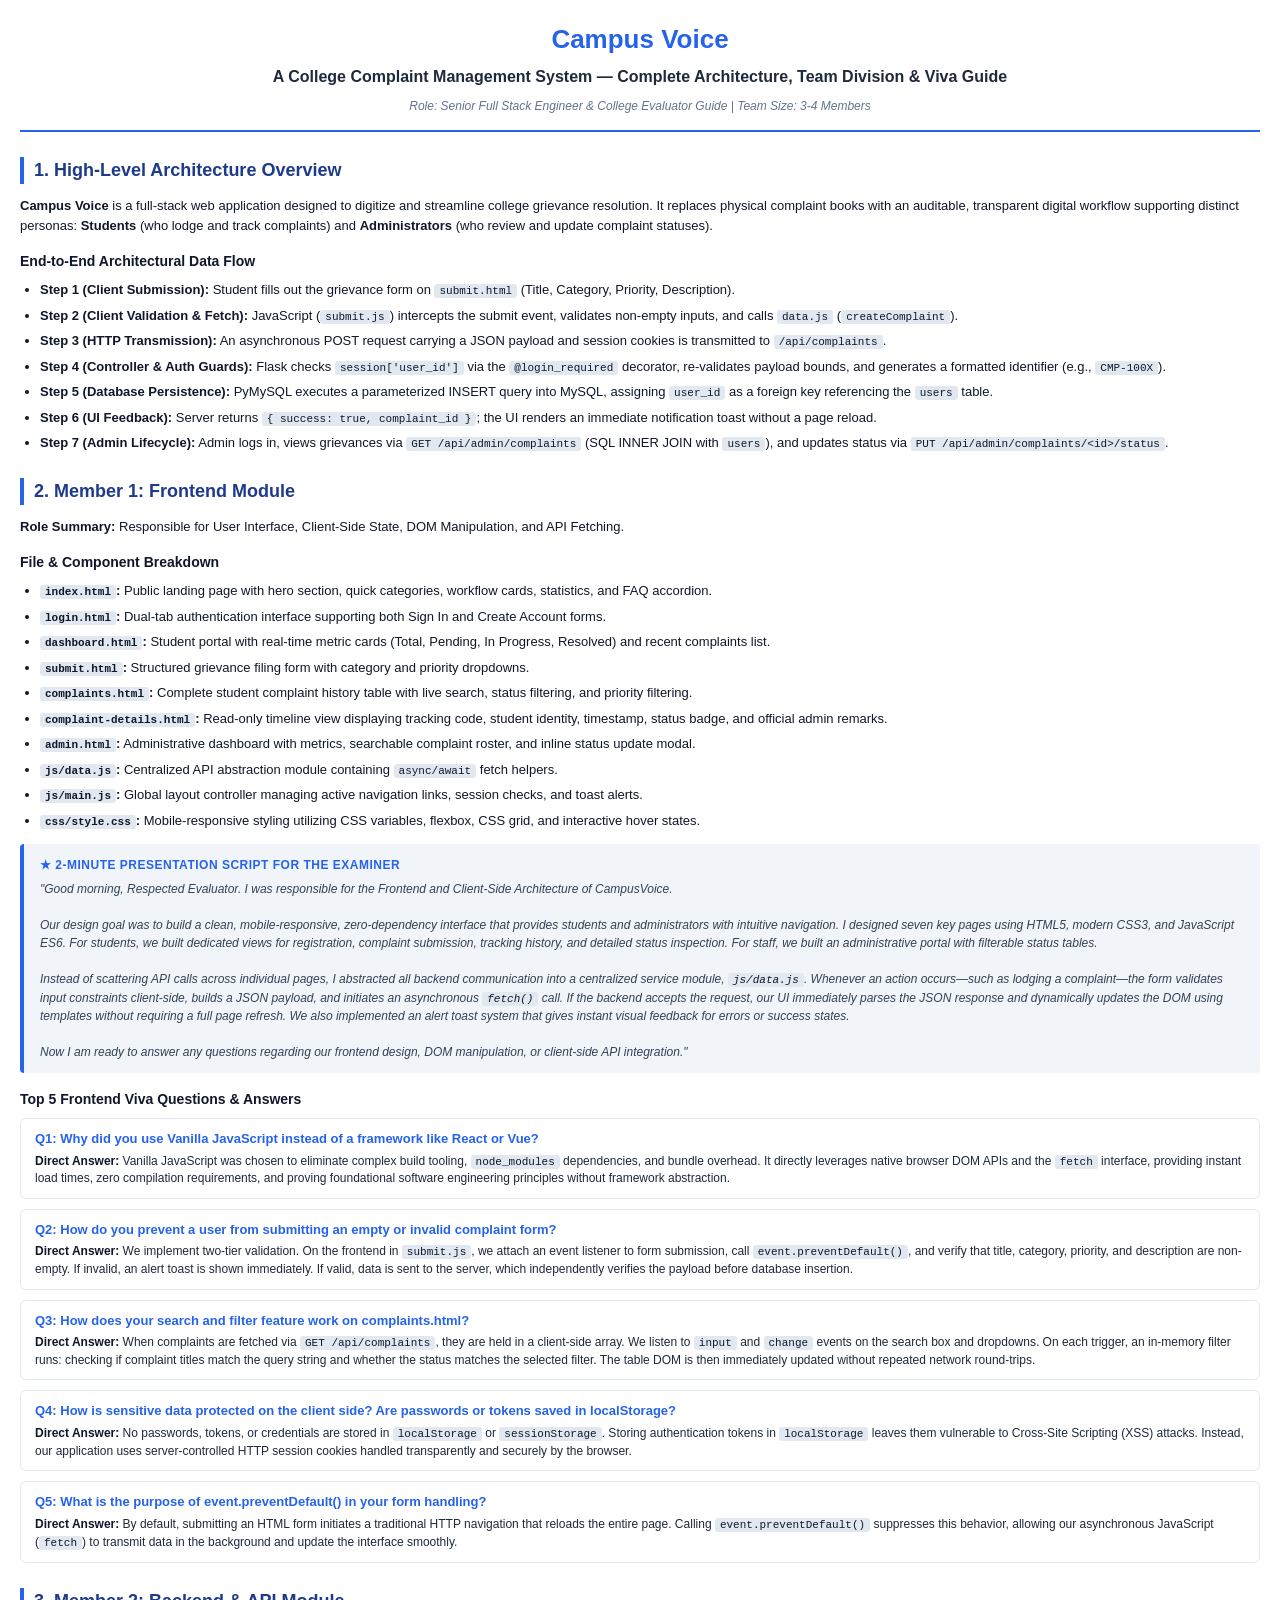
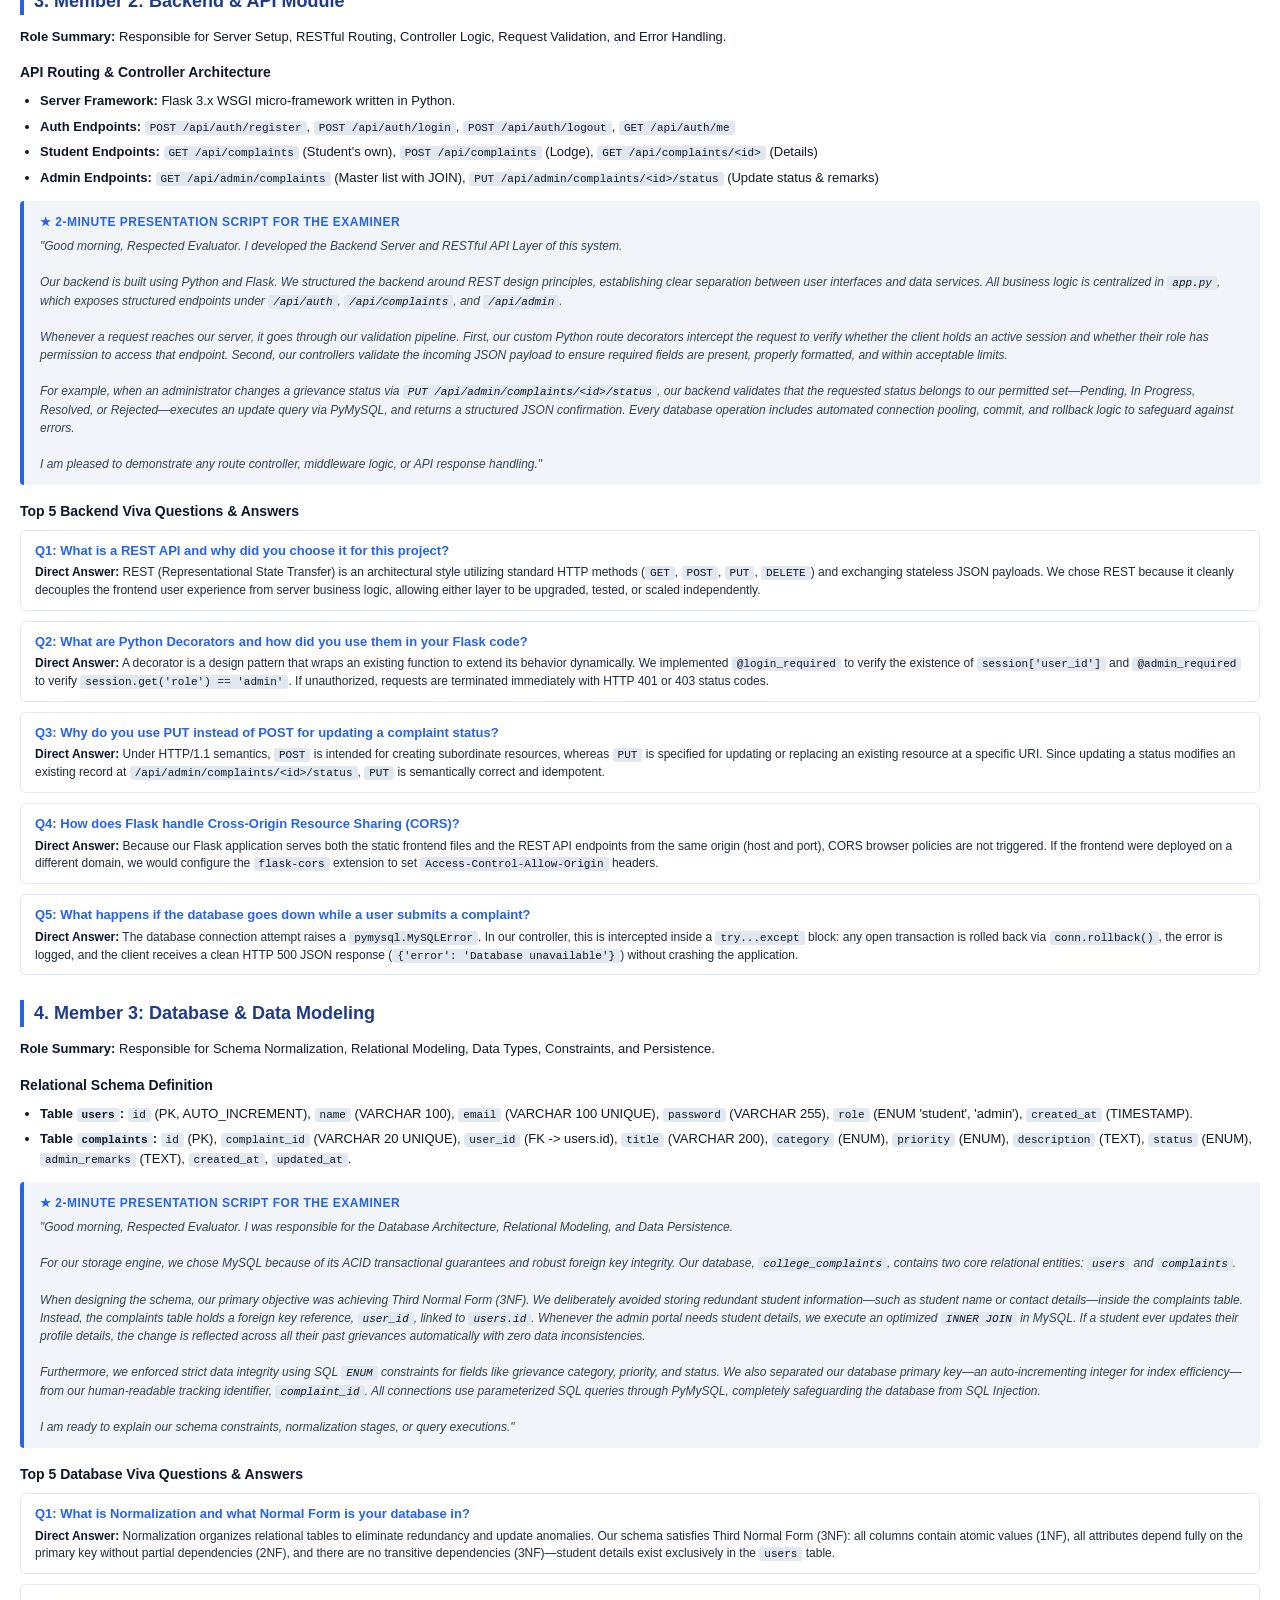
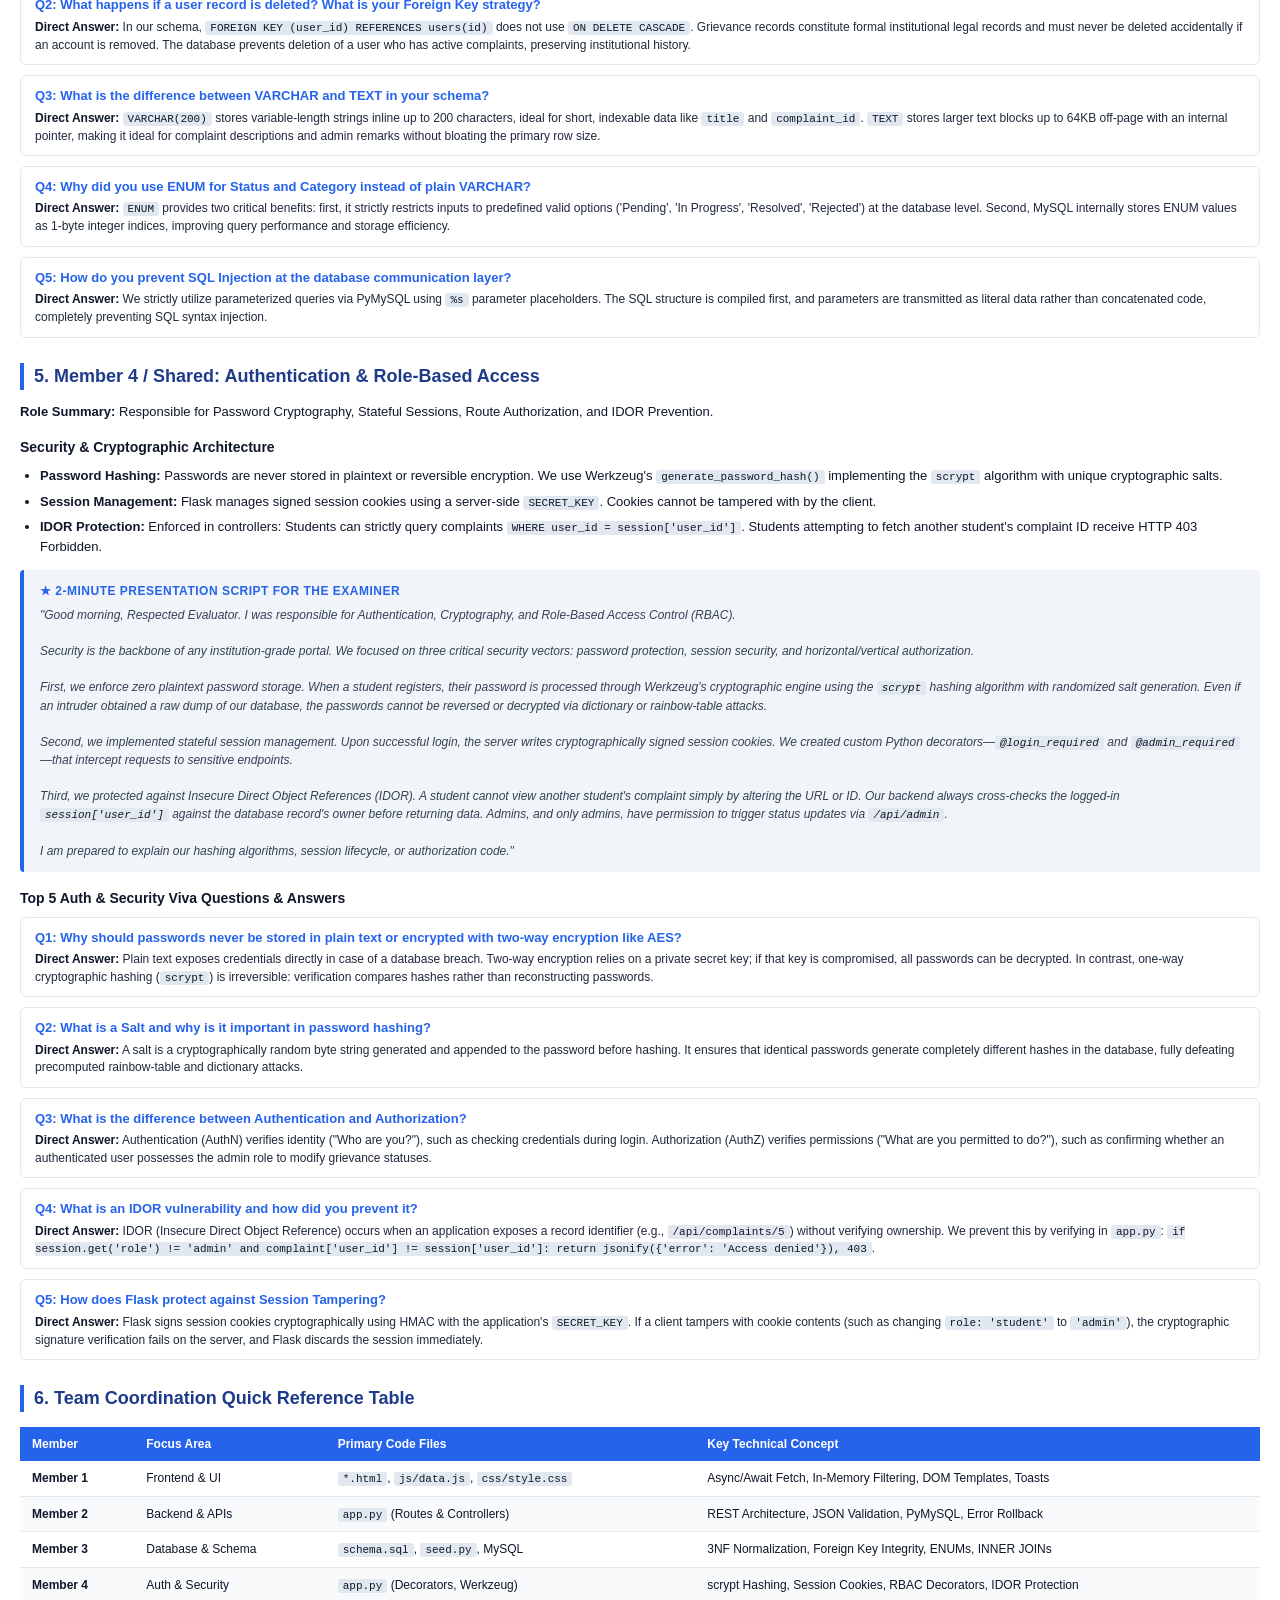
<file: CampusVoice_Project_Presentation_and_Viva_Guide.html>
<!DOCTYPE html>
<html lang="en">
<head>
    <meta charset="UTF-8">
    <meta name="viewport" content="width=device-width, initial-scale=1.0">
    <title>Campus Voice — A College Complaint Management System</title>
    <style>
        @page {
            size: A4;
            margin: 18mm 16mm 18mm 16mm;
        }
        * {
            box-sizing: border-box;
        }
        body {
            font-family: -apple-system, BlinkMacSystemFont, "Segoe UI", Roboto, Helvetica, Arial, sans-serif;
            color: #0f172a;
            line-height: 1.5;
            background: #ffffff;
            margin: 0;
            padding: 20px;
            font-size: 13px;
        }
        @media print {
            body {
                padding: 0;
                font-size: 12px;
            }
            .page-break {
                page-break-before: always;
            }
            .no-break {
                page-break-inside: avoid;
            }
        }
        .header {
            text-align: center;
            border-bottom: 2px solid #2563eb;
            padding-bottom: 15px;
            margin-bottom: 25px;
        }
        .title {
            font-size: 26px;
            font-weight: 800;
            color: #2563eb;
            margin: 0 0 6px 0;
        }
        .subtitle {
            font-size: 16px;
            font-weight: 700;
            color: #1e293b;
            margin: 0 0 8px 0;
        }
        .meta {
            font-size: 12px;
            color: #64748b;
            font-style: italic;
            margin: 0;
        }
        h2 {
            font-size: 18px;
            color: #1e3a8a;
            border-left: 4px solid #2563eb;
            padding-left: 10px;
            margin-top: 25px;
            margin-bottom: 12px;
            page-break-after: avoid;
        }
        h3 {
            font-size: 14px;
            color: #0f172a;
            margin-top: 16px;
            margin-bottom: 8px;
            page-break-after: avoid;
        }
        p {
            margin: 0 0 10px 0;
        }
        ul {
            margin: 0 0 12px 20px;
            padding: 0;
        }
        li {
            margin-bottom: 6px;
        }
        .bold-tag {
            font-weight: 700;
            color: #0f172a;
        }
        .script-box {
            background-color: #f1f5f9;
            border-left: 4px solid #2563eb;
            padding: 12px 16px;
            border-radius: 4px;
            margin: 14px 0;
            page-break-inside: avoid;
        }
        .script-title {
            font-weight: 700;
            color: #2563eb;
            font-size: 12px;
            text-transform: uppercase;
            letter-spacing: 0.5px;
            margin-bottom: 6px;
        }
        .script-text {
            font-style: italic;
            color: #334155;
            font-size: 12px;
            line-height: 1.5;
            margin: 0;
        }
        .qa-card {
            background: #ffffff;
            border: 1px solid #e2e8f0;
            border-radius: 6px;
            padding: 10px 14px;
            margin-bottom: 10px;
            page-break-inside: avoid;
        }
        .qa-question {
            font-weight: 700;
            color: #2563eb;
            margin-bottom: 4px;
            font-size: 13px;
        }
        .qa-answer {
            color: #1e293b;
            font-size: 12px;
            line-height: 1.45;
        }
        .qa-answer strong {
            color: #0f172a;
        }
        table {
            width: 100%;
            border-collapse: collapse;
            margin: 15px 0;
            font-size: 12px;
            page-break-inside: avoid;
        }
        th {
            background: #2563eb;
            color: #ffffff;
            font-weight: 600;
            text-align: left;
            padding: 8px 12px;
        }
        td {
            padding: 8px 12px;
            border-bottom: 1px solid #e2e8f0;
        }
        tr:nth-child(even) td {
            background: #f8fafc;
        }
        code {
            background: #e2e8f0;
            color: #0f172a;
            padding: 1px 5px;
            border-radius: 3px;
            font-family: Consolas, monospace;
            font-size: 11px;
        }
    </style>
</head>
<body>

    <div class="header">
        <h1 class="title">Campus Voice</h1>
        <div class="subtitle">A College Complaint Management System &mdash; Complete Architecture, Team Division &amp; Viva Guide</div>
        <div class="meta">Role: Senior Full Stack Engineer &amp; College Evaluator Guide | Team Size: 3-4 Members</div>
    </div>

    <h2>1. High-Level Architecture Overview</h2>
    <p>
        <strong>Campus Voice</strong> is a full-stack web application designed to digitize and streamline college grievance resolution. 
        It replaces physical complaint books with an auditable, transparent digital workflow supporting distinct personas: 
        <strong>Students</strong> (who lodge and track complaints) and <strong>Administrators</strong> (who review and update complaint statuses).
    </p>

    <h3>End-to-End Architectural Data Flow</h3>
    <ul>
        <li><span class="bold-tag">Step 1 (Client Submission):</span> Student fills out the grievance form on <code>submit.html</code> (Title, Category, Priority, Description).</li>
        <li><span class="bold-tag">Step 2 (Client Validation & Fetch):</span> JavaScript (<code>submit.js</code>) intercepts the submit event, validates non-empty inputs, and calls <code>data.js</code> (<code>createComplaint</code>).</li>
        <li><span class="bold-tag">Step 3 (HTTP Transmission):</span> An asynchronous POST request carrying a JSON payload and session cookies is transmitted to <code>/api/complaints</code>.</li>
        <li><span class="bold-tag">Step 4 (Controller & Auth Guards):</span> Flask checks <code>session['user_id']</code> via the <code>@login_required</code> decorator, re-validates payload bounds, and generates a formatted identifier (e.g., <code>CMP-100X</code>).</li>
        <li><span class="bold-tag">Step 5 (Database Persistence):</span> PyMySQL executes a parameterized INSERT query into MySQL, assigning <code>user_id</code> as a foreign key referencing the <code>users</code> table.</li>
        <li><span class="bold-tag">Step 6 (UI Feedback):</span> Server returns <code>{ success: true, complaint_id }</code>; the UI renders an immediate notification toast without a page reload.</li>
        <li><span class="bold-tag">Step 7 (Admin Lifecycle):</span> Admin logs in, views grievances via <code>GET /api/admin/complaints</code> (SQL INNER JOIN with <code>users</code>), and updates status via <code>PUT /api/admin/complaints/&lt;id&gt;/status</code>.</li>
    </ul>

    <div class="page-break"></div>

    <h2>2. Member 1: Frontend Module</h2>
    <p><span class="bold-tag">Role Summary:</span> Responsible for User Interface, Client-Side State, DOM Manipulation, and API Fetching.</p>

    <h3>File & Component Breakdown</h3>
    <ul>
        <li><span class="bold-tag"><code>index.html</code>:</span> Public landing page with hero section, quick categories, workflow cards, statistics, and FAQ accordion.</li>
        <li><span class="bold-tag"><code>login.html</code>:</span> Dual-tab authentication interface supporting both Sign In and Create Account forms.</li>
        <li><span class="bold-tag"><code>dashboard.html</code>:</span> Student portal with real-time metric cards (Total, Pending, In Progress, Resolved) and recent complaints list.</li>
        <li><span class="bold-tag"><code>submit.html</code>:</span> Structured grievance filing form with category and priority dropdowns.</li>
        <li><span class="bold-tag"><code>complaints.html</code>:</span> Complete student complaint history table with live search, status filtering, and priority filtering.</li>
        <li><span class="bold-tag"><code>complaint-details.html</code>:</span> Read-only timeline view displaying tracking code, student identity, timestamp, status badge, and official admin remarks.</li>
        <li><span class="bold-tag"><code>admin.html</code>:</span> Administrative dashboard with metrics, searchable complaint roster, and inline status update modal.</li>
        <li><span class="bold-tag"><code>js/data.js</code>:</span> Centralized API abstraction module containing <code>async/await</code> fetch helpers.</li>
        <li><span class="bold-tag"><code>js/main.js</code>:</span> Global layout controller managing active navigation links, session checks, and toast alerts.</li>
        <li><span class="bold-tag"><code>css/style.css</code>:</span> Mobile-responsive styling utilizing CSS variables, flexbox, CSS grid, and interactive hover states.</li>
    </ul>

    <div class="script-box">
        <div class="script-title">&#9733; 2-Minute Presentation Script for the Examiner</div>
        <p class="script-text">
            "Good morning, Respected Evaluator. I was responsible for the Frontend and Client-Side Architecture of CampusVoice.<br><br>
            Our design goal was to build a clean, mobile-responsive, zero-dependency interface that provides students and administrators with intuitive navigation. I designed seven key pages using HTML5, modern CSS3, and JavaScript ES6. For students, we built dedicated views for registration, complaint submission, tracking history, and detailed status inspection. For staff, we built an administrative portal with filterable status tables.<br><br>
            Instead of scattering API calls across individual pages, I abstracted all backend communication into a centralized service module, <code>js/data.js</code>. Whenever an action occurs—such as lodging a complaint—the form validates input constraints client-side, builds a JSON payload, and initiates an asynchronous <code>fetch()</code> call. If the backend accepts the request, our UI immediately parses the JSON response and dynamically updates the DOM using templates without requiring a full page refresh. We also implemented an alert toast system that gives instant visual feedback for errors or success states.<br><br>
            Now I am ready to answer any questions regarding our frontend design, DOM manipulation, or client-side API integration."
        </p>
    </div>

    <h3>Top 5 Frontend Viva Questions & Answers</h3>
    <div class="qa-card">
        <div class="qa-question">Q1: Why did you use Vanilla JavaScript instead of a framework like React or Vue?</div>
        <div class="qa-answer"><strong>Direct Answer:</strong> Vanilla JavaScript was chosen to eliminate complex build tooling, <code>node_modules</code> dependencies, and bundle overhead. It directly leverages native browser DOM APIs and the <code>fetch</code> interface, providing instant load times, zero compilation requirements, and proving foundational software engineering principles without framework abstraction.</div>
    </div>
    <div class="qa-card">
        <div class="qa-question">Q2: How do you prevent a user from submitting an empty or invalid complaint form?</div>
        <div class="qa-answer"><strong>Direct Answer:</strong> We implement two-tier validation. On the frontend in <code>submit.js</code>, we attach an event listener to form submission, call <code>event.preventDefault()</code>, and verify that title, category, priority, and description are non-empty. If invalid, an alert toast is shown immediately. If valid, data is sent to the server, which independently verifies the payload before database insertion.</div>
    </div>
    <div class="qa-card">
        <div class="qa-question">Q3: How does your search and filter feature work on complaints.html?</div>
        <div class="qa-answer"><strong>Direct Answer:</strong> When complaints are fetched via <code>GET /api/complaints</code>, they are held in a client-side array. We listen to <code>input</code> and <code>change</code> events on the search box and dropdowns. On each trigger, an in-memory filter runs: checking if complaint titles match the query string and whether the status matches the selected filter. The table DOM is then immediately updated without repeated network round-trips.</div>
    </div>
    <div class="qa-card">
        <div class="qa-question">Q4: How is sensitive data protected on the client side? Are passwords or tokens saved in localStorage?</div>
        <div class="qa-answer"><strong>Direct Answer:</strong> No passwords, tokens, or credentials are stored in <code>localStorage</code> or <code>sessionStorage</code>. Storing authentication tokens in <code>localStorage</code> leaves them vulnerable to Cross-Site Scripting (XSS) attacks. Instead, our application uses server-controlled HTTP session cookies handled transparently and securely by the browser.</div>
    </div>
    <div class="qa-card">
        <div class="qa-question">Q5: What is the purpose of event.preventDefault() in your form handling?</div>
        <div class="qa-answer"><strong>Direct Answer:</strong> By default, submitting an HTML form initiates a traditional HTTP navigation that reloads the entire page. Calling <code>event.preventDefault()</code> suppresses this behavior, allowing our asynchronous JavaScript (<code>fetch</code>) to transmit data in the background and update the interface smoothly.</div>
    </div>

    <div class="page-break"></div>

    <h2>3. Member 2: Backend & API Module</h2>
    <p><span class="bold-tag">Role Summary:</span> Responsible for Server Setup, RESTful Routing, Controller Logic, Request Validation, and Error Handling.</p>

    <h3>API Routing & Controller Architecture</h3>
    <ul>
        <li><span class="bold-tag">Server Framework:</span> Flask 3.x WSGI micro-framework written in Python.</li>
        <li><span class="bold-tag">Auth Endpoints:</span> <code>POST /api/auth/register</code>, <code>POST /api/auth/login</code>, <code>POST /api/auth/logout</code>, <code>GET /api/auth/me</code></li>
        <li><span class="bold-tag">Student Endpoints:</span> <code>GET /api/complaints</code> (Student's own), <code>POST /api/complaints</code> (Lodge), <code>GET /api/complaints/&lt;id&gt;</code> (Details)</li>
        <li><span class="bold-tag">Admin Endpoints:</span> <code>GET /api/admin/complaints</code> (Master list with JOIN), <code>PUT /api/admin/complaints/&lt;id&gt;/status</code> (Update status & remarks)</li>
    </ul>

    <div class="script-box">
        <div class="script-title">&#9733; 2-Minute Presentation Script for the Examiner</div>
        <p class="script-text">
            "Good morning, Respected Evaluator. I developed the Backend Server and RESTful API Layer of this system.<br><br>
            Our backend is built using Python and Flask. We structured the backend around REST design principles, establishing clear separation between user interfaces and data services. All business logic is centralized in <code>app.py</code>, which exposes structured endpoints under <code>/api/auth</code>, <code>/api/complaints</code>, and <code>/api/admin</code>.<br><br>
            Whenever a request reaches our server, it goes through our validation pipeline. First, our custom Python route decorators intercept the request to verify whether the client holds an active session and whether their role has permission to access that endpoint. Second, our controllers validate the incoming JSON payload to ensure required fields are present, properly formatted, and within acceptable limits.<br><br>
            For example, when an administrator changes a grievance status via <code>PUT /api/admin/complaints/&lt;id&gt;/status</code>, our backend validates that the requested status belongs to our permitted set—Pending, In Progress, Resolved, or Rejected—executes an update query via PyMySQL, and returns a structured JSON confirmation. Every database operation includes automated connection pooling, commit, and rollback logic to safeguard against errors.<br><br>
            I am pleased to demonstrate any route controller, middleware logic, or API response handling."
        </p>
    </div>

    <h3>Top 5 Backend Viva Questions & Answers</h3>
    <div class="qa-card">
        <div class="qa-question">Q1: What is a REST API and why did you choose it for this project?</div>
        <div class="qa-answer"><strong>Direct Answer:</strong> REST (Representational State Transfer) is an architectural style utilizing standard HTTP methods (<code>GET</code>, <code>POST</code>, <code>PUT</code>, <code>DELETE</code>) and exchanging stateless JSON payloads. We chose REST because it cleanly decouples the frontend user experience from server business logic, allowing either layer to be upgraded, tested, or scaled independently.</div>
    </div>
    <div class="qa-card">
        <div class="qa-question">Q2: What are Python Decorators and how did you use them in your Flask code?</div>
        <div class="qa-answer"><strong>Direct Answer:</strong> A decorator is a design pattern that wraps an existing function to extend its behavior dynamically. We implemented <code>@login_required</code> to verify the existence of <code>session['user_id']</code> and <code>@admin_required</code> to verify <code>session.get('role') == 'admin'</code>. If unauthorized, requests are terminated immediately with HTTP 401 or 403 status codes.</div>
    </div>
    <div class="qa-card">
        <div class="qa-question">Q3: Why do you use PUT instead of POST for updating a complaint status?</div>
        <div class="qa-answer"><strong>Direct Answer:</strong> Under HTTP/1.1 semantics, <code>POST</code> is intended for creating subordinate resources, whereas <code>PUT</code> is specified for updating or replacing an existing resource at a specific URI. Since updating a status modifies an existing record at <code>/api/admin/complaints/&lt;id&gt;/status</code>, <code>PUT</code> is semantically correct and idempotent.</div>
    </div>
    <div class="qa-card">
        <div class="qa-question">Q4: How does Flask handle Cross-Origin Resource Sharing (CORS)?</div>
        <div class="qa-answer"><strong>Direct Answer:</strong> Because our Flask application serves both the static frontend files and the REST API endpoints from the same origin (host and port), CORS browser policies are not triggered. If the frontend were deployed on a different domain, we would configure the <code>flask-cors</code> extension to set <code>Access-Control-Allow-Origin</code> headers.</div>
    </div>
    <div class="qa-card">
        <div class="qa-question">Q5: What happens if the database goes down while a user submits a complaint?</div>
        <div class="qa-answer"><strong>Direct Answer:</strong> The database connection attempt raises a <code>pymysql.MySQLError</code>. In our controller, this is intercepted inside a <code>try...except</code> block: any open transaction is rolled back via <code>conn.rollback()</code>, the error is logged, and the client receives a clean HTTP 500 JSON response (<code>{'error': 'Database unavailable'}</code>) without crashing the application.</div>
    </div>

    <div class="page-break"></div>

    <h2>4. Member 3: Database & Data Modeling</h2>
    <p><span class="bold-tag">Role Summary:</span> Responsible for Schema Normalization, Relational Modeling, Data Types, Constraints, and Persistence.</p>

    <h3>Relational Schema Definition</h3>
    <ul>
        <li><span class="bold-tag">Table <code>users</code>:</span> <code>id</code> (PK, AUTO_INCREMENT), <code>name</code> (VARCHAR 100), <code>email</code> (VARCHAR 100 UNIQUE), <code>password</code> (VARCHAR 255), <code>role</code> (ENUM 'student', 'admin'), <code>created_at</code> (TIMESTAMP).</li>
        <li><span class="bold-tag">Table <code>complaints</code>:</span> <code>id</code> (PK), <code>complaint_id</code> (VARCHAR 20 UNIQUE), <code>user_id</code> (FK -> users.id), <code>title</code> (VARCHAR 200), <code>category</code> (ENUM), <code>priority</code> (ENUM), <code>description</code> (TEXT), <code>status</code> (ENUM), <code>admin_remarks</code> (TEXT), <code>created_at</code>, <code>updated_at</code>.</li>
    </ul>

    <div class="script-box">
        <div class="script-title">&#9733; 2-Minute Presentation Script for the Examiner</div>
        <p class="script-text">
            "Good morning, Respected Evaluator. I was responsible for the Database Architecture, Relational Modeling, and Data Persistence.<br><br>
            For our storage engine, we chose MySQL because of its ACID transactional guarantees and robust foreign key integrity. Our database, <code>college_complaints</code>, contains two core relational entities: <code>users</code> and <code>complaints</code>.<br><br>
            When designing the schema, our primary objective was achieving Third Normal Form (3NF). We deliberately avoided storing redundant student information—such as student name or contact details—inside the complaints table. Instead, the complaints table holds a foreign key reference, <code>user_id</code>, linked to <code>users.id</code>. Whenever the admin portal needs student details, we execute an optimized <code>INNER JOIN</code> in MySQL. If a student ever updates their profile details, the change is reflected across all their past grievances automatically with zero data inconsistencies.<br><br>
            Furthermore, we enforced strict data integrity using SQL <code>ENUM</code> constraints for fields like grievance category, priority, and status. We also separated our database primary key—an auto-incrementing integer for index efficiency—from our human-readable tracking identifier, <code>complaint_id</code>. All connections use parameterized SQL queries through PyMySQL, completely safeguarding the database from SQL Injection.<br><br>
            I am ready to explain our schema constraints, normalization stages, or query executions."
        </p>
    </div>

    <h3>Top 5 Database Viva Questions & Answers</h3>
    <div class="qa-card">
        <div class="qa-question">Q1: What is Normalization and what Normal Form is your database in?</div>
        <div class="qa-answer"><strong>Direct Answer:</strong> Normalization organizes relational tables to eliminate redundancy and update anomalies. Our schema satisfies Third Normal Form (3NF): all columns contain atomic values (1NF), all attributes depend fully on the primary key without partial dependencies (2NF), and there are no transitive dependencies (3NF)—student details exist exclusively in the <code>users</code> table.</div>
    </div>
    <div class="qa-card">
        <div class="qa-question">Q2: What happens if a user record is deleted? What is your Foreign Key strategy?</div>
        <div class="qa-answer"><strong>Direct Answer:</strong> In our schema, <code>FOREIGN KEY (user_id) REFERENCES users(id)</code> does not use <code>ON DELETE CASCADE</code>. Grievance records constitute formal institutional legal records and must never be deleted accidentally if an account is removed. The database prevents deletion of a user who has active complaints, preserving institutional history.</div>
    </div>
    <div class="qa-card">
        <div class="qa-question">Q3: What is the difference between VARCHAR and TEXT in your schema?</div>
        <div class="qa-answer"><strong>Direct Answer:</strong> <code>VARCHAR(200)</code> stores variable-length strings inline up to 200 characters, ideal for short, indexable data like <code>title</code> and <code>complaint_id</code>. <code>TEXT</code> stores larger text blocks up to 64KB off-page with an internal pointer, making it ideal for complaint descriptions and admin remarks without bloating the primary row size.</div>
    </div>
    <div class="qa-card">
        <div class="qa-question">Q4: Why did you use ENUM for Status and Category instead of plain VARCHAR?</div>
        <div class="qa-answer"><strong>Direct Answer:</strong> <code>ENUM</code> provides two critical benefits: first, it strictly restricts inputs to predefined valid options ('Pending', 'In Progress', 'Resolved', 'Rejected') at the database level. Second, MySQL internally stores ENUM values as 1-byte integer indices, improving query performance and storage efficiency.</div>
    </div>
    <div class="qa-card">
        <div class="qa-question">Q5: How do you prevent SQL Injection at the database communication layer?</div>
        <div class="qa-answer"><strong>Direct Answer:</strong> We strictly utilize parameterized queries via PyMySQL using <code>%s</code> parameter placeholders. The SQL structure is compiled first, and parameters are transmitted as literal data rather than concatenated code, completely preventing SQL syntax injection.</div>
    </div>

    <div class="page-break"></div>

    <h2>5. Member 4 / Shared: Authentication & Role-Based Access</h2>
    <p><span class="bold-tag">Role Summary:</span> Responsible for Password Cryptography, Stateful Sessions, Route Authorization, and IDOR Prevention.</p>

    <h3>Security & Cryptographic Architecture</h3>
    <ul>
        <li><span class="bold-tag">Password Hashing:</span> Passwords are never stored in plaintext or reversible encryption. We use Werkzeug's <code>generate_password_hash()</code> implementing the <code>scrypt</code> algorithm with unique cryptographic salts.</li>
        <li><span class="bold-tag">Session Management:</span> Flask manages signed session cookies using a server-side <code>SECRET_KEY</code>. Cookies cannot be tampered with by the client.</li>
        <li><span class="bold-tag">IDOR Protection:</span> Enforced in controllers: Students can strictly query complaints <code>WHERE user_id = session['user_id']</code>. Students attempting to fetch another student's complaint ID receive HTTP 403 Forbidden.</li>
    </ul>

    <div class="script-box">
        <div class="script-title">&#9733; 2-Minute Presentation Script for the Examiner</div>
        <p class="script-text">
            "Good morning, Respected Evaluator. I was responsible for Authentication, Cryptography, and Role-Based Access Control (RBAC).<br><br>
            Security is the backbone of any institution-grade portal. We focused on three critical security vectors: password protection, session security, and horizontal/vertical authorization.<br><br>
            First, we enforce zero plaintext password storage. When a student registers, their password is processed through Werkzeug’s cryptographic engine using the <code>scrypt</code> hashing algorithm with randomized salt generation. Even if an intruder obtained a raw dump of our database, the passwords cannot be reversed or decrypted via dictionary or rainbow-table attacks.<br><br>
            Second, we implemented stateful session management. Upon successful login, the server writes cryptographically signed session cookies. We created custom Python decorators—<code>@login_required</code> and <code>@admin_required</code>—that intercept requests to sensitive endpoints.<br><br>
            Third, we protected against Insecure Direct Object References (IDOR). A student cannot view another student's complaint simply by altering the URL or ID. Our backend always cross-checks the logged-in <code>session['user_id']</code> against the database record's owner before returning data. Admins, and only admins, have permission to trigger status updates via <code>/api/admin</code>.<br><br>
            I am prepared to explain our hashing algorithms, session lifecycle, or authorization code."
        </p>
    </div>

    <h3>Top 5 Auth & Security Viva Questions & Answers</h3>
    <div class="qa-card">
        <div class="qa-question">Q1: Why should passwords never be stored in plain text or encrypted with two-way encryption like AES?</div>
        <div class="qa-answer"><strong>Direct Answer:</strong> Plain text exposes credentials directly in case of a database breach. Two-way encryption relies on a private secret key; if that key is compromised, all passwords can be decrypted. In contrast, one-way cryptographic hashing (<code>scrypt</code>) is irreversible: verification compares hashes rather than reconstructing passwords.</div>
    </div>
    <div class="qa-card">
        <div class="qa-question">Q2: What is a Salt and why is it important in password hashing?</div>
        <div class="qa-answer"><strong>Direct Answer:</strong> A salt is a cryptographically random byte string generated and appended to the password before hashing. It ensures that identical passwords generate completely different hashes in the database, fully defeating precomputed rainbow-table and dictionary attacks.</div>
    </div>
    <div class="qa-card">
        <div class="qa-question">Q3: What is the difference between Authentication and Authorization?</div>
        <div class="qa-answer"><strong>Direct Answer:</strong> Authentication (AuthN) verifies identity ("Who are you?"), such as checking credentials during login. Authorization (AuthZ) verifies permissions ("What are you permitted to do?"), such as confirming whether an authenticated user possesses the admin role to modify grievance statuses.</div>
    </div>
    <div class="qa-card">
        <div class="qa-question">Q4: What is an IDOR vulnerability and how did you prevent it?</div>
        <div class="qa-answer"><strong>Direct Answer:</strong> IDOR (Insecure Direct Object Reference) occurs when an application exposes a record identifier (e.g., <code>/api/complaints/5</code>) without verifying ownership. We prevent this by verifying in <code>app.py</code>: <code>if session.get('role') != 'admin' and complaint['user_id'] != session['user_id']: return jsonify({'error': 'Access denied'}), 403</code>.</div>
    </div>
    <div class="qa-card">
        <div class="qa-question">Q5: How does Flask protect against Session Tampering?</div>
        <div class="qa-answer"><strong>Direct Answer:</strong> Flask signs session cookies cryptographically using HMAC with the application's <code>SECRET_KEY</code>. If a client tampers with cookie contents (such as changing <code>role: 'student'</code> to <code>'admin'</code>), the cryptographic signature verification fails on the server, and Flask discards the session immediately.</div>
    </div>

    <div class="page-break"></div>

    <h2>6. Team Coordination Quick Reference Table</h2>
    <table>
        <thead>
            <tr>
                <th>Member</th>
                <th>Focus Area</th>
                <th>Primary Code Files</th>
                <th>Key Technical Concept</th>
            </tr>
        </thead>
        <tbody>
            <tr>
                <td><strong>Member 1</strong></td>
                <td>Frontend & UI</td>
                <td><code>*.html</code>, <code>js/data.js</code>, <code>css/style.css</code></td>
                <td>Async/Await Fetch, In-Memory Filtering, DOM Templates, Toasts</td>
            </tr>
            <tr>
                <td><strong>Member 2</strong></td>
                <td>Backend & APIs</td>
                <td><code>app.py</code> (Routes & Controllers)</td>
                <td>REST Architecture, JSON Validation, PyMySQL, Error Rollback</td>
            </tr>
            <tr>
                <td><strong>Member 3</strong></td>
                <td>Database & Schema</td>
                <td><code>schema.sql</code>, <code>seed.py</code>, MySQL</td>
                <td>3NF Normalization, Foreign Key Integrity, ENUMs, INNER JOINs</td>
            </tr>
            <tr>
                <td><strong>Member 4</strong></td>
                <td>Auth & Security</td>
                <td><code>app.py</code> (Decorators, Werkzeug)</td>
                <td>scrypt Hashing, Session Cookies, RBAC Decorators, IDOR Protection</td>
            </tr>
        </tbody>
    </table>

</body>
</html>
</file>
